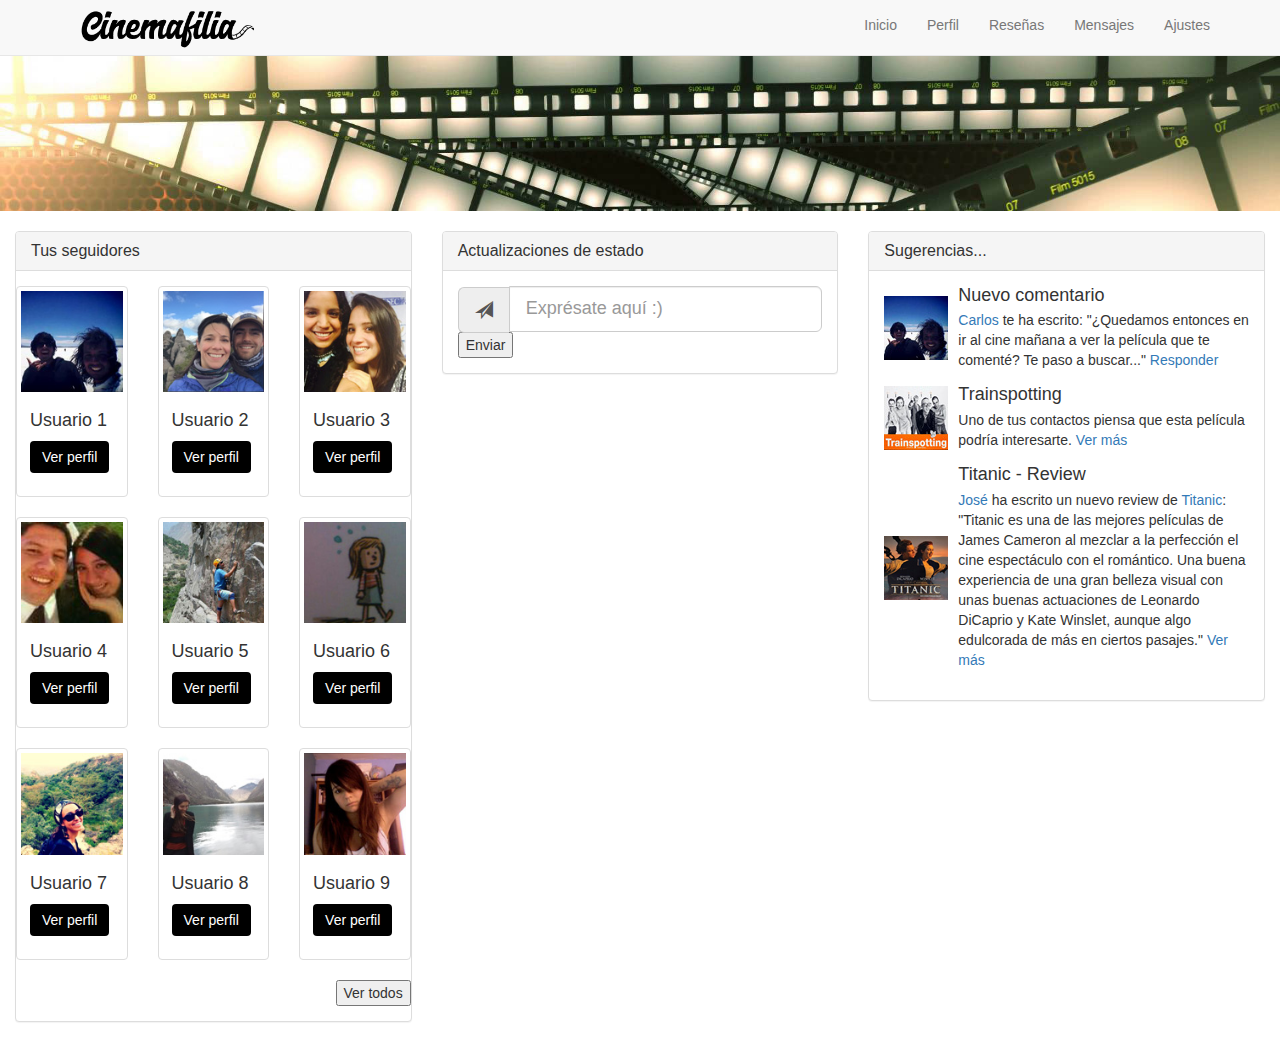
<file: followers.html>
<!DOCTYPE html>
<html lang="en">
<head>
	<meta charset="UTF-8">
	<link rel="stylesheet" href="https://maxcdn.bootstrapcdn.com/bootstrap/3.3.7/css/bootstrap.min.css" integrity="sha384-BVYiiSIFeK1dGmJRAkycuHAHRg32OmUcww7on3RYdg4Va+PmSTsz/K68vbdEjh4u" crossorigin="anonymous">
	<link href="https://fonts.googleapis.com/css?family=Open+Sans" rel="stylesheet">
	<meta name="viewport" content="width=device-width, user-scalable=no, initial-scale=1.0, maximum-scale=1.0, minimum-scale=1.0">
	<link rel="stylesheet" href="assets/css/followers.css">

	<title>Cinemafilia</title>
</head>
<body>
	<nav class="navbar navbar-default navbar-static-top barra">
    <div class="container">
      <img src="assets/images/logo-black.png" alt="" class="logo">
      <ul class="nav navbar-nav navbar-right">
        <li><a href="followers.html">Inicio</a></li>
        <li><a href="profile.html">Perfil</a></li>
        <li><a href="review.html">Reseñas</a></li>
          <li><a href="https://friendlychat-a6265.firebaseapp.com/" target="_blank">Mensajes</a></li>
          <li><a href="#">Ajustes</a></li>
      </ul>
    </div>
  </nav>
  <img src="assets/images/banner.jpg" class="banner" alt="">
  <div class="container-fluid">
  	<div class="row">
  		<div class="col-md-4">
  			<div class="panel panel-default">
  				<div class="panel-heading">
    				<h3 class="panel-title">Tus seguidores</h3>
  				</div>
  				<div class="panel-body">
    				<div class="row">
    					<div class="row">
    						<div class="col-md-4">
    						<div class="thumbnail">
      							<img src="assets/usuarios/aldo.jpg" alt="...">
      						<div class="caption">
        						<h4>Usuario 1</h4>
        						<p><a href="#" class="btn btn-primary" role="button">Ver perfil</a></p>
      						</div>
    					</div>
    					</div>
    					<div class="col-md-4">
    						<div class="thumbnail">
      							<img src="assets/usuarios/anamaria.jpg" alt="...">
      						<div class="caption">
        						<h4>Usuario 2</h4>
        						<p><a href="#" class="btn btn-primary" role="button">Ver perfil</a></p>
      						</div>
    					</div>
    					</div>
    					<div class="col-md-4">
    						<div class="thumbnail">
      							<img src="assets/usuarios/andrea.jpg" alt="...">
      						<div class="caption">
        						<h4>Usuario 3</h4>
        						<p><a href="#" class="btn btn-primary" role="button">Ver perfil</a></p>
      						</div>
    					</div>
    					</div>
    					</div>
    					<div class="row">
    						<div class="col-md-4">
    						<div class="thumbnail">
      							<img src="assets/usuarios/gian.jpg" alt="...">
      						<div class="caption">
        						<h4>Usuario 4</h4>
        						<p><a href="#" class="btn btn-primary" role="button">Ver perfil</a></p>
      						</div>
    					</div>
    					</div>
    					<div class="col-md-4">
    						<div class="thumbnail">
      							<img src="assets/usuarios/jose.jpg" alt="...">
      						<div class="caption">
        						<h4>Usuario 5</h4>
        						<p><a href="#" class="btn btn-primary" role="button">Ver perfil</a></p>
      						</div>
    					</div>
    					</div>
    					<div class="col-md-4">
    						<div class="thumbnail">
      							<img src="assets/usuarios/katy.jpg" alt="...">
      						<div class="caption">
        						<h4>Usuario 6</h4>
        						<p><a href="#" class="btn btn-primary" role="button">Ver perfil</a></p>
      						</div>
    					</div>
    					</div>
    					</div>
    					<div class="row">
    						<div class="col-md-4">
    						<div class="thumbnail">
      							<img src="assets/usuarios/mariana.jpg" alt="...">
      						<div class="caption">
        						<h4>Usuario 7</h4>
        						<p><a href="#" class="btn btn-primary" role="button">Ver perfil</a></p>
      						</div>
    					</div>
    					</div>
    					<div class="col-md-4">
    						<div class="thumbnail">
      							<img src="assets/usuarios/mariapaula.jpg" alt="...">
      						<div class="caption">
        						<h4>Usuario 8</h4>
        						<p><a href="#" class="btn btn-primary" role="button">Ver perfil</a></p>
      						</div>
    					</div>
    					</div>
    					<div class="col-md-4">
    						<div class="thumbnail">
      							<img src="assets/usuarios/raymi.jpg" alt="...">
      						<div class="caption">
        						<h4>Usuario 9</h4>
        						<p><a href="#" class="btn btn-primary" role="button">Ver perfil</a></p>
      						</div>
    					</div>
    					</div>
    					</div>
    					<button class="all-followers">Ver todos</button>
    				</div>
  				</div>
			</div>
  		</div>
  		<div class="col-md-4">
  			<div class="panel panel-default">
  				<div class="panel-heading">
    				<h3 class="panel-title">Actualizaciones de estado</h3>
  				</div>
  				<div class="panel-body">
    				<div class="input-group input-group-lg">
  						<span class="input-group-addon glyphicon glyphicon-send" id="sizing-addon1"></span>
  						<input type="text" class="form-control" placeholder="Exprésate aquí :)" aria-describedby="sizing-addon1" id="status">
					</div>
					<button id="send">Enviar</button>
					<div id="contenedor"></div>
  				</div>
			</div>
  		</div>
  		<div class="col-md-4">
  			<div class="panel panel-default">
  				<div class="panel-heading">
    				<h3 class="panel-title">Sugerencias...</h3>
  				</div>
  				<div class="panel-body">
    				<div class="row">
    					<div class="col-md-12">
    						<div class="media">
  								<div class="media-left media-middle">
    								<a href="#">
      								<img class="media-object" src="assets/usuarios/aldo2.jpg" alt="...">
    								</a>
  								</div>
  							<div class="media-body">
    							<h4 class="media-heading">Nuevo comentario</h4>
   									 <a>Carlos</a> te ha escrito: "¿Quedamos entonces en ir al cine mañana a ver la película que te comenté? Te paso a buscar..." <a>Responder</a>
  								</div>
							</div>
    					</div>
    				</div>
    				<div class="row">
    					<div class="col-md-12">
    						<div class="media">
  								<div class="media-left media-middle">
    								<a href="#">
      								<img class="media-object" src="assets/images/trainspotting.jpg" alt="...">
    								</a>
  								</div>
  							<div class="media-body">
    							<h4 class="media-heading">Trainspotting</h4>
   									 Uno de tus contactos piensa que esta película podría interesarte. <a>Ver más</a>
  								</div>
							</div>
    					</div>
    				</div>
    				<div class="row">
    					<div class="col-md-12">
    						<div class="media">
  								<div class="media-left media-middle">
    								<a href="#">
      								<img class="media-object" src="assets/images/titanic.jpg" alt="...">
    								</a>
  								</div>
  							<div class="media-body">
    							<h4 class="media-heading">Titanic - Review</h4>
   									 <a>José</a> ha escrito un nuevo review de <a>Titanic</a>: "Titanic es una de las mejores películas de James Cameron al mezclar a la perfección el cine espectáculo con el romántico. Una buena experiencia de una gran belleza visual con unas buenas actuaciones de Leonardo DiCaprio y Kate Winslet, aunque algo edulcorada de más en ciertos pasajes." <a>Ver más</a> 
  								</div>
							</div>
    					</div>
    				</div>
  				</div>
			</div>
  		</div>
  	</div>
  </div>
<script src="https://code.jquery.com/jquery-3.2.1.min.js" integrity="sha256-hwg4gsxgFZhOsEEamdOYGBf13FyQuiTwlAQgxVSNgt4=" crossorigin="anonymous"></script>
<script src="https://maxcdn.bootstrapcdn.com/bootstrap/3.3.7/js/bootstrap.min.js" integrity="sha384-Tc5IQib027qvyjSMfHjOMaLkfuWVxZxUPnCJA7l2mCWNIpG9mGCD8wGNIcPD7Txa" crossorigin="anonymous"></script>
<script src="assets/js/followers.js"></script>	
</body>
</html>
</file>
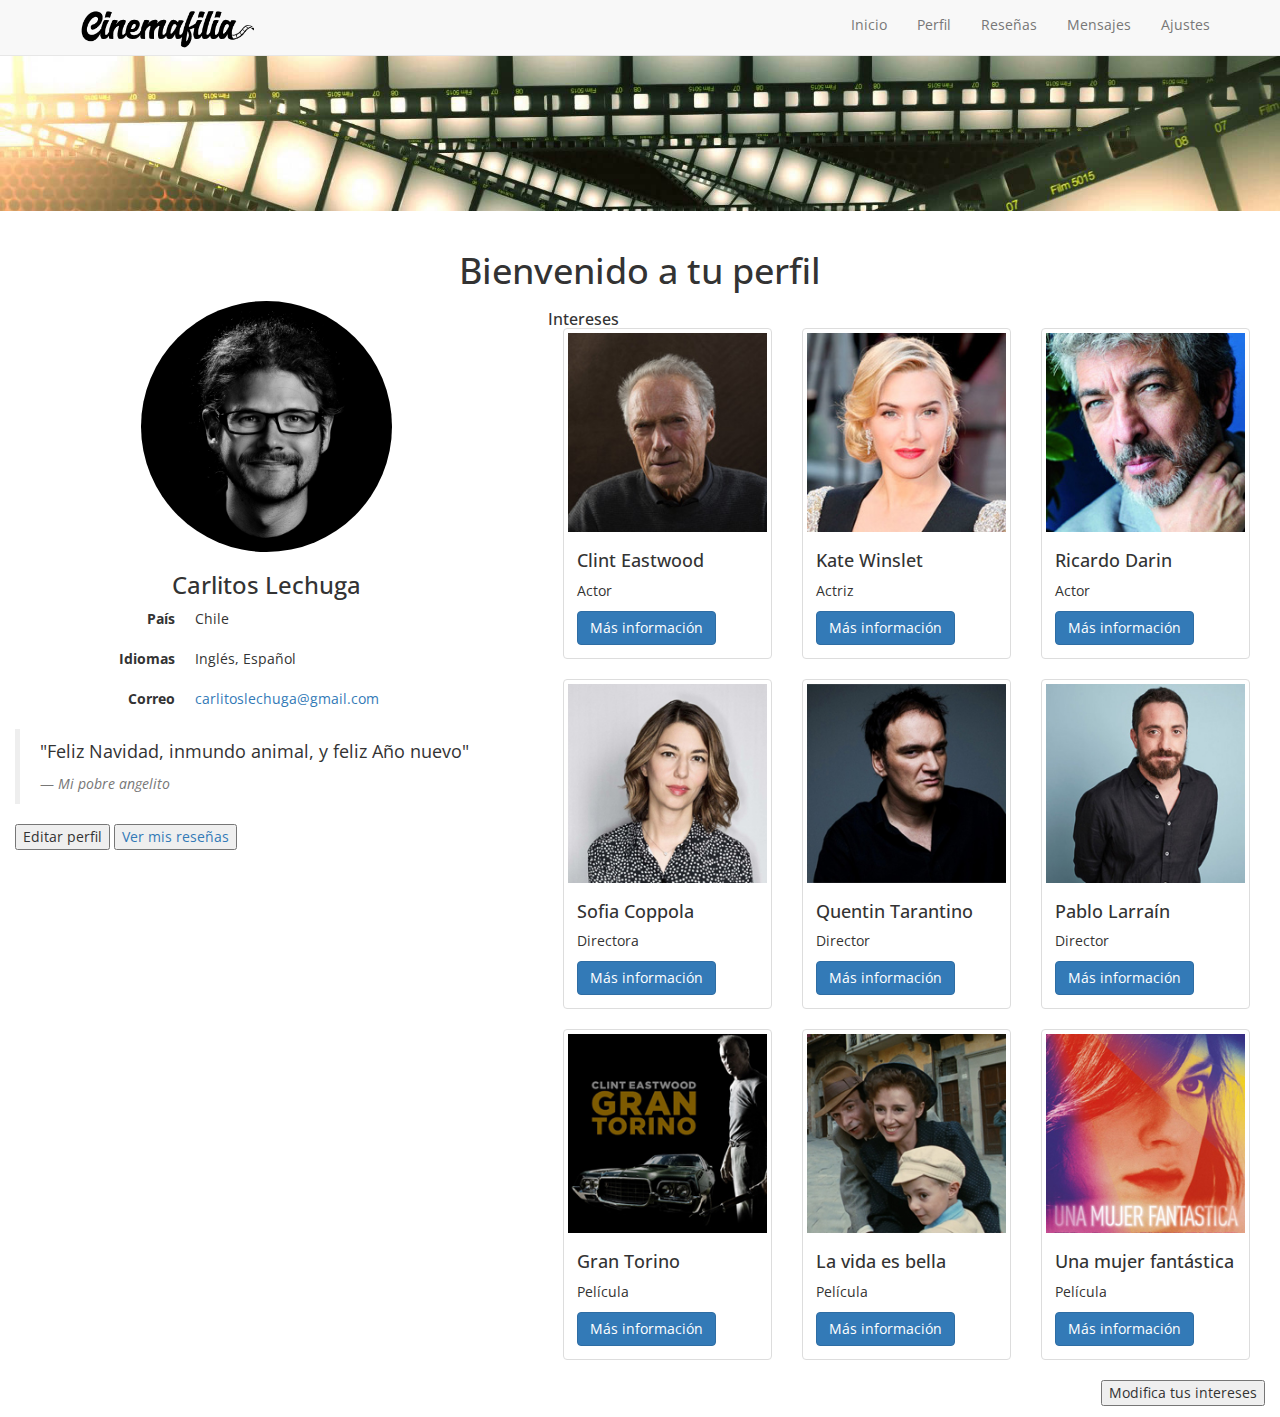
<file: profile.html>
<!DOCTYPE html>
<html lang="en">
<head>
	<meta charset="UTF-8">
	<link rel="stylesheet" href="https://maxcdn.bootstrapcdn.com/bootstrap/3.3.7/css/bootstrap.min.css" integrity="sha384-BVYiiSIFeK1dGmJRAkycuHAHRg32OmUcww7on3RYdg4Va+PmSTsz/K68vbdEjh4u" crossorigin="anonymous">
	<link href="https://fonts.googleapis.com/css?family=Open+Sans" rel="stylesheet">
	<meta name="viewport" content="width=device-width, user-scalable=no, initial-scale=1.0, maximum-scale=1.0, minimum-scale=1.0">
	<link rel="stylesheet" href="assets/css/profile.css">
	<title>Cinemafilia</title>
</head>
<body>
<nav class="navbar navbar-default navbar-static-top barra">
  <div class="container">
    <img src="assets/images/logo-black.png" alt="" class="logo">
    <ul class="nav navbar-nav navbar-right">
    	<li><a href="followers.html">Inicio</a></li>
        <li><a href="profile.html">Perfil</a></li>
        <li><a href="review.html">Reseñas</a></li>
        <li><a href="https://friendlychat-a6265.firebaseapp.com/" target="_blank">Mensajes</a></li>
        <li><a href="#">Ajustes</a></li>
    </ul>
  </div>
</nav>
<img src="assets/images/banner.jpg" class="banner" alt="">
<section>
	<div class="container-fluid">
		<div class="row">
			<div class="col-md-12">
				<h1 class="text-center title">Bienvenido a tu perfil</h1>
			</div>
		</div>
	<div class="row">
		<div class="col-md-5 hola">
			<img src="assets/images/profile_img.png" alt="" class="img-responsive img-circle profile-img text-center">
			<h3 class="text-center username">Carlitos Lechuga</h3>
			<dl class="dl-horizontal">
  				<dt>País</dt>
  				<dd>Chile</dd>
			</dl>
			<dl class="dl-horizontal">
  				<dt>Idiomas</dt>
  				<dd>Inglés, Español</dd>
			</dl>
			<dl class="dl-horizontal">
  				<dt>Correo</dt>
  				<dd><a href="mailto:#">carlitoslechuga@gmail.com</a></dd>
			</dl>
			<blockquote>
  				<p>"Feliz Navidad, inmundo animal, y feliz Año nuevo"</p>
  				<footer><cite title="Source Title">Mi pobre angelito</cite></footer>
			</blockquote>
			<button>Editar perfil</button>
			<button><a href="review.html" class="rew-button">Ver mis reseñas</a></button>
		</div>
		<div class="col-md-7 panel-heading">
			<h3 class="text-left panel-title">Intereses</h3>
			<div class="row">
				<div class="col-md-12 directors">
					<div class="col-md-4">
    					<div class="thumbnail">
      						<img src="assets/images/clint-eastwood.jpg" alt="...">
      					<div class="caption">
        					<h4>Clint Eastwood</h4>
        					<p>Actor</p>
        					<button type="button" class="btn btn-primary" data-toggle="modal" data-target="#myModal">Más información</button>
								<div class="modal fade" id="myModal">
									<div class="modal-dialog">
										<div class="modal-content">
											<div class="modal-header">
												<h3>Clint Eastwood</h3>
											</div>
											<div class="modal-body">
												<p>Clinton «Clint» Eastwood Jr. (San Francisco, California, 31 de mayo de 1930) es un actor, director, productor, músico y compositor estadounidense. Su primer papel relevante fue como secundario en el reparto de la serie de televisión Rawhide (1959-1965). Alcanzó la fama interpretando al Hombre sin nombre en los spaghetti western conocidos como Trilogía del dólar que dirigió Sergio Leone en la década de 1960 —Por un puñado de dólares, La muerte tenía un precio y El bueno, el feo y el malo— y a Harry Callahan en la serie de películas de Harry el Sucio durante los 70 y 80. Estos papeles, entre otros, lo convirtieron en un icono cultural de cierto tipo de masculinidad.</p>
											</div>
											<div class="modal-footer">
												<button type="button" class="btn btn-default" data-dismiss="modal">Seguir</button>
											</div>
										</div>
									</div>
								</div>
      						</div>
    					</div>
  					</div>
  					<div class="col-md-4">
    					<div class="thumbnail">
      						<img src="assets/images/kate-winslet.jpg" alt="...">
      					<div class="caption">
        					<h4>Kate Winslet</h4>
        					<p>Actriz</p>
        					<button type="button" class="btn btn-primary" data-toggle="modal" data-target="#myModal2">Más información</button>
								<div class="modal fade" id="myModal2">
									<div class="modal-dialog">
										<div class="modal-content">
											<div class="modal-header">
												<h3>Kate Winslet</h3>
											</div>
											<div class="modal-body">
												<p>Kate Elizabeth Winslet, CBE (Reading, Inglaterra, 5 de octubre de 1975) es una actriz británica de cine, televisión, teatro y también cantante ocasional, ganadora de un Premio Oscar, cuatro Globos de Oro, tres Premios Bafta, tres Premios del Sindicato de Actores, un Premio de la Crítica Cinematográfica, un Premio Emmy y un Premio Grammy, entre muchos otros. En el año 2009 se convirtió en la actriz más joven en conseguir más nominaciones a los Premios Óscar.</p>
											</div>
											<div class="modal-footer">
												<button type="button" class="btn btn-default" data-dismiss="modal">Seguir</button>
											</div>
										</div>
									</div>
								</div>
      						</div>
    					</div>
  					</div>
  					<div class="col-md-4">
    					<div class="thumbnail">
      						<img src="assets/images/ricardo-darin.jpg" alt="...">
      					<div class="caption">
        					<h4>Ricardo Darin</h4>
        					<p>Actor</p>
        					<button type="button" class="btn btn-primary" data-toggle="modal" data-target="#myModal3">Más información</button>
								<div class="modal fade" id="myModal3">
									<div class="modal-dialog">
										<div class="modal-content">
											<div class="modal-header">
												<h3>Ricardo Darín</h3>
											</div>
											<div class="modal-body">
												<p>Ricardo Alberto Darín (Buenos Aires, Argentina, 16 de enero de 1957) es un actor y director argentino, cuya trayectoria comenzó en la industria televisiva a fines de los años 60 y, desde entonces, ha aparecido en películas donde interpreta roles dramáticos y cómicos. Es conocido por su interpretación del estafador Marcos en la cinta de 2000 Nueve reinas, y del retirado agente judicial Benjamín Espósito en el drama ganador del Premio Óscar El secreto de sus ojos (2009). Asimismo, ha aparecido en más de cuarenta películas, entre las que se incluyen éxitos de crítica tales como El hijo de la novia, Luna de Avellaneda, El aura, Carancho, Un cuento chino, Elefante blanco, Tesis sobre un homicidio y Relatos salvajes.</p>
											</div>
											<div class="modal-footer">
												<button type="button" class="btn btn-default" data-dismiss="modal">Seguir</button>
											</div>
										</div>
									</div>
								</div>
      						</div>
    					</div>
  					</div>
				</div>
			</div>
			<div class="row">
				<div class="col-md-12 actors">
					<div class="col-md-4">
    					<div class="thumbnail">
      						<img src="assets/images/sofia-coppola.jpg" alt="...">
      					<div class="caption">
        					<h4>Sofia Coppola</h4>
        					<p>Directora</p>
        					<button type="button" class="btn btn-primary" data-toggle="modal" data-target="#myModal4">Más información</button>
								<div class="modal fade" id="myModal4">
									<div class="modal-dialog">
										<div class="modal-content">
											<div class="modal-header">
												<h3>Sofía Coppola</h3>
											</div>
											<div class="modal-body">
												<p>Sofia Carmina Coppola (Nueva York; 14 de mayo de 1971) es una directora, actriz, productora y guionista de cine estadounidense. En 2003 ganó un Premio Óscar a mejor guión original por Lost in Translation, además de ser la tercera mujer en la historia en ser nominada a mejor director por la Academia de los Óscar. Es hija del famoso director, guionista y productor de cine Francis Ford Coppola.</p>
											</div>
											<div class="modal-footer">
												<button type="button" class="btn btn-default" data-dismiss="modal">Seguir</button>
											</div>
										</div>
									</div>
								</div>
      						</div>
    					</div>
  					</div>
  					<div class="col-md-4">
    					<div class="thumbnail">
      						<img src="assets/images/quentin-tarantino.jpg" alt="...">
      					<div class="caption">
        					<h4>Quentin Tarantino</h4>
        					<p>Director</p>
        					<button type="button" class="btn btn-primary" data-toggle="modal" data-target="#myModal5">Más información</button>
								<div class="modal fade" id="myModal5">
									<div class="modal-dialog">
										<div class="modal-content">
											<div class="modal-header">
												<h3>Quentin Tarantino</h3>
											</div>
											<div class="modal-body">
												<p>Quentin Jerome Tarantino (Knoxville, Tennessee, 27 de marzo de 1963) es un director, guionista, productor y actor estadounidense. Sus películas se caracterizan por una narrativa no lineal, temas satíricos, una estilización de la violencia, extensas escenas de diálogos, repartos corales con actores consagrados junto a otros menos conocidos, referencias a la cultura popular, bandas sonoras que contienen canciones y partituras de 1960 a 1980 y algunas características del cine neo-noir. Tarantino es ampliamente considerado entre los mejores cineastas de su generación.</p>
											</div>
											<div class="modal-footer">
												<button type="button" class="btn btn-default" data-dismiss="modal">Seguir</button>
											</div>
										</div>
									</div>
								</div>
      						</div>
    					</div>
  					</div>
					<div class="col-md-4">
    					<div class="thumbnail">
      						<img src="assets/images/pablo-larrain.jpg" alt="...">
      					<div class="caption">
        					<h4>Pablo Larraín</h4>
        					<p>Director</p>
        					<button type="button" class="btn btn-primary" data-toggle="modal" data-target="#myModal6">Más información</button>
								<div class="modal fade" id="myModal6">
									<div class="modal-dialog">
										<div class="modal-content">
											<div class="modal-header">
												<h3>Pablo Larraín</h3>
											</div>
											<div class="modal-body">
												<p>Pablo Larraín Matte (Santiago, Región Metropolitana de Santiago; 19 de agosto de 1976) es un cineasta (director, productor y guionista) chileno, nominado a los Premios Óscar en 2013 por No, así como a los Premios Globo de Oro en 2015 por El club y en 2016 por Neruda. En 2016 estrenó la película Jackie, sobre la vida de Jackeline Kennedy.1​</p>
											</div>
											<div class="modal-footer">
												<button type="button" class="btn btn-default" data-dismiss="modal">Seguir</button>
											</div>
										</div>
									</div>
								</div>
      						</div>
    					</div>
  					</div>
				</div>
			</div>
			<div class="row">
				<div class="col-md-12 films">
					<div class="col-md-4">
    					<div class="thumbnail">
      						<img src="assets/images/gran-torino.jpg" alt="...">
      					<div class="caption">
        					<h4>Gran Torino</h4>
        					<p>Película</p>
        					<button type="button" class="btn btn-primary" data-toggle="modal" data-target="#myModal7">Más información</button>
								<div class="modal fade" id="myModal7">
									<div class="modal-dialog">
										<div class="modal-content">
											<div class="modal-header">
												<h3>Gran Torino</h3>
											</div>
											<div class="modal-body">
												<p>Gran Torino es una película estadounidense de género dramático del año 2008, dirigida, producida y protagonizada por Clint Eastwood. La película marcó el regreso de Eastwood a un papel estelar después de cuatro años; su último papel estelar había sido en la película Million Dollar Baby en el año 2004. Gran Torino cuenta con un elenco predominantemente Hmong, así como la actuación del hijo menor de Eastwood, Scott Eastwood, y del hijo mayor, Kyle Eastwood en la banda sonora. La película se estrenó en algunos cines de Estados Unidos el 12 de diciembre de 2008, más tarde en el resto del país el 9 de enero de 2009 y el 6 de marzo de 2009 en España.</p>
											</div>
											<div class="modal-footer">
												<button type="button" class="btn btn-default" data-dismiss="modal">Seguir</button>
											</div>
										</div>
									</div>
								</div>
      						</div>
    					</div>
  					</div>
  					<div class="col-md-4">
    					<div class="thumbnail">
      						<img src="assets/images/la-vida-es-bella.jpg" alt="...">
      					<div class="caption">
        					<h4>La vida es bella</h4>
        					<p>Película</p>
        					<button type="button" class="btn btn-primary" data-toggle="modal" data-target="#myModal8">Más información</button>
								<div class="modal fade" id="myModal8">
									<div class="modal-dialog">
										<div class="modal-content">
											<div class="modal-header">
												<h3>La vida es bella</h3>
											</div>
											<div class="modal-body">
												<p>La vida es bella (La vita è bella en italiano) es una película de 1997, escrita, dirigida y protagonizada por Roberto Benigni. Benigni interpreta a Guido Orefice, un judío italiano dueño de una librería, que debe emplear su fértil imaginación para proteger a su pequeño hijo de los horrores de un campo de concentración nazi. La historia está parcialmente basada en la experiencia real de Rubino Romeo Salmoni, uno de los pocos judíos que pudo sobrevivir al Holocausto Nazi. Benigni dijo lo siguiente acerca de Salmoní: "Podría decir que tenía un aspecto feliz, que en su modo de ser, de presentarse, había un lado cómico especial" razón que permeó la creación del personaje de Guido Orefice. Romeo Salmoní Falleció el 11 de julio de 2011 a los 91 años de edad.</p>
											</div>
											<div class="modal-footer">
												<button type="button" class="btn btn-default" data-dismiss="modal">Seguir</button>
											</div>
										</div>
									</div>
								</div>
      						</div>
    					</div>
  					</div>
  					<div class="col-md-4">
    					<div class="thumbnail">
      						<img src="assets/images/una-mujer-fantastica.jpg" alt="...">
      					<div class="caption">
        					<h4>Una mujer fantástica</h4>
        					<p>Película</p>
        					<button type="button" class="btn btn-primary" data-toggle="modal" data-target="#myModal9">Más información</button>
								<div class="modal fade" id="myModal9">
									<div class="modal-dialog">
										<div class="modal-content">
											<div class="modal-header">
												<h3>Una mujer fantástica</h3>
											</div>
											<div class="modal-body">
												<p>Una mujer fantástica es una película chilena dirigida por Sebastián Lelio. Fue seleccionada para competir por el Oso de Oro en la competencia principal de la 67.ª versión del Festival Internacional de Cine de Berlín. Fue designada como la representante de Chile en la 90.ª edición de los Premios Óscar en la categoría mejor película de habla no inglesa y en la 32.ª versión de los Premios Goya en la categoría de mejor película iberoamericana.</p>
											</div>
											<div class="modal-footer">
												<button type="button" class="btn btn-default" data-dismiss="modal">Seguir</button>
											</div>
										</div>
									</div>
								</div>
      						</div>
    					</div>
  					</div>
				</div>
			</div>
			<button class="modify">Modifica tus intereses</button>
		</div>
	</div>
</section>

<script src="https://code.jquery.com/jquery-3.2.1.min.js" integrity="sha256-hwg4gsxgFZhOsEEamdOYGBf13FyQuiTwlAQgxVSNgt4=" crossorigin="anonymous"></script>
<script src="https://maxcdn.bootstrapcdn.com/bootstrap/3.3.7/js/bootstrap.min.js" integrity="sha384-Tc5IQib027qvyjSMfHjOMaLkfuWVxZxUPnCJA7l2mCWNIpG9mGCD8wGNIcPD7Txa" crossorigin="anonymous"></script>
<script src="assets/js/profile.js"></script>
</body>
</html>
</file>
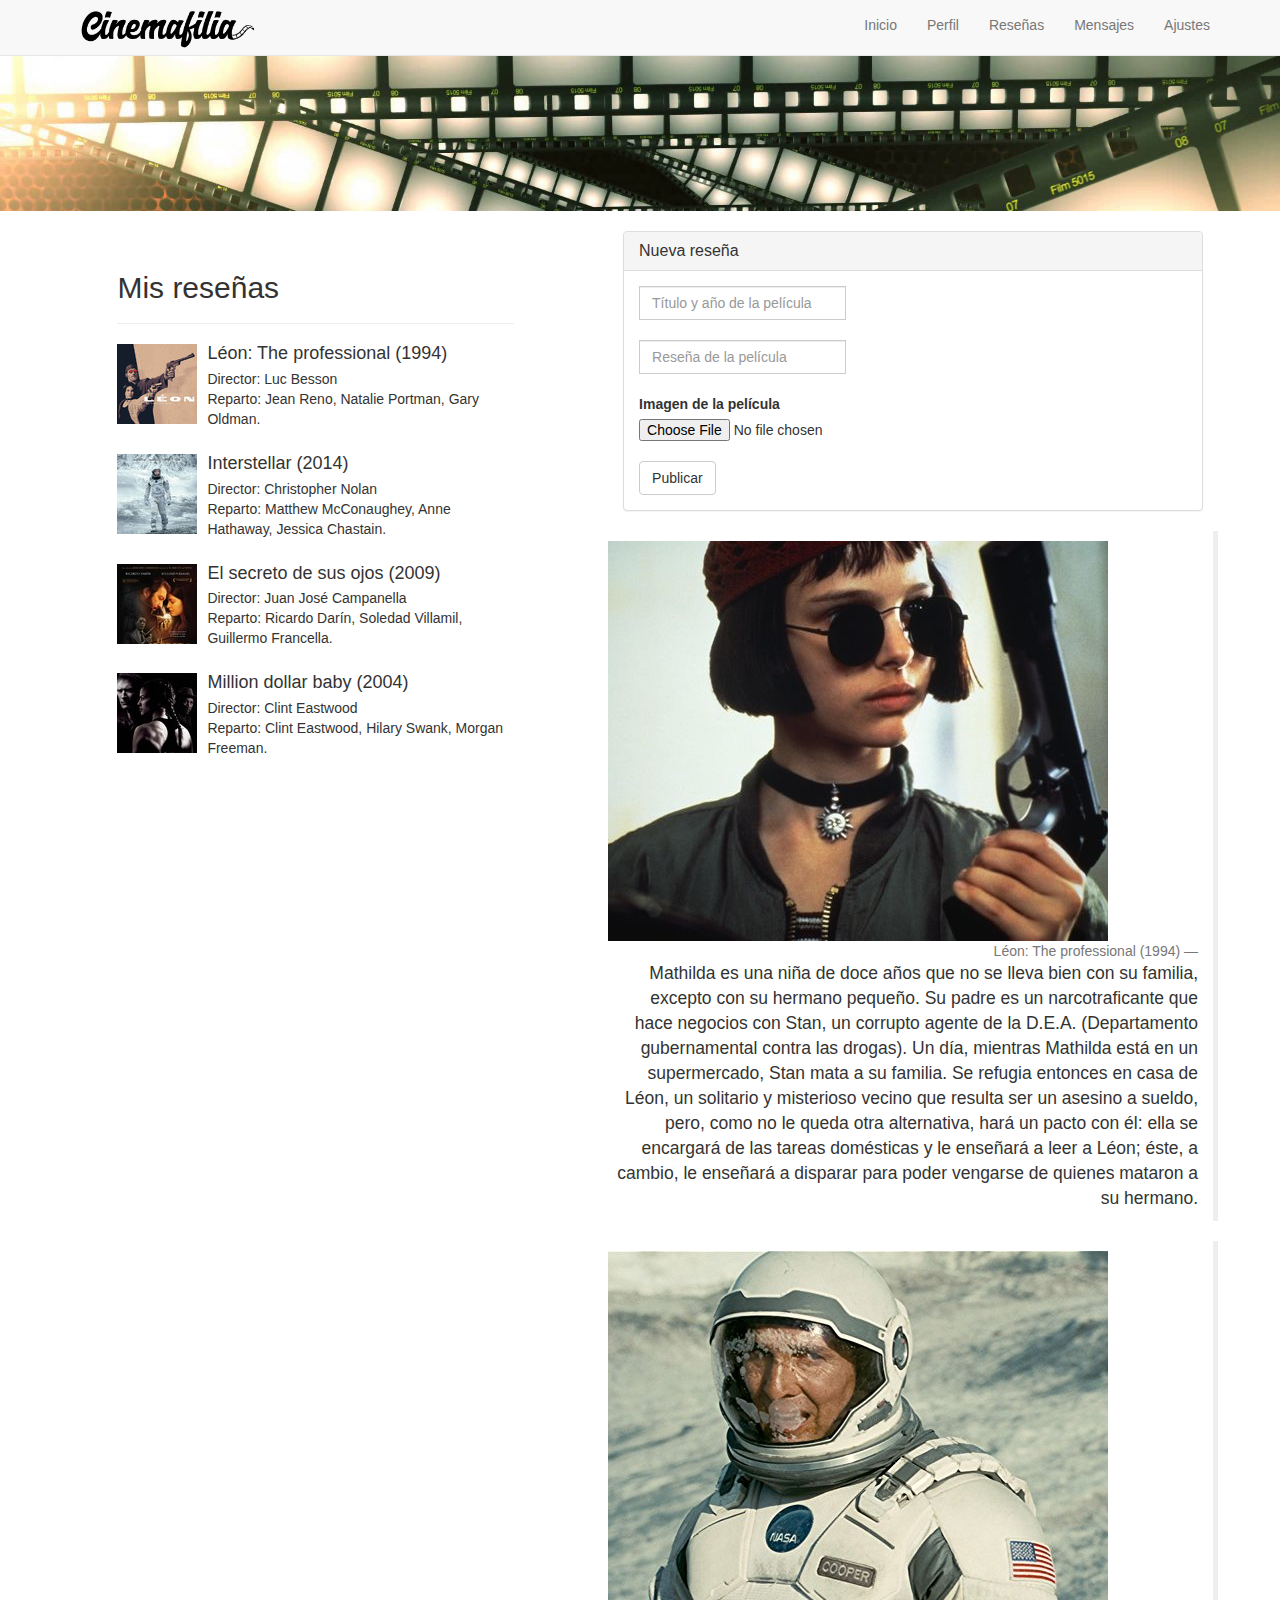
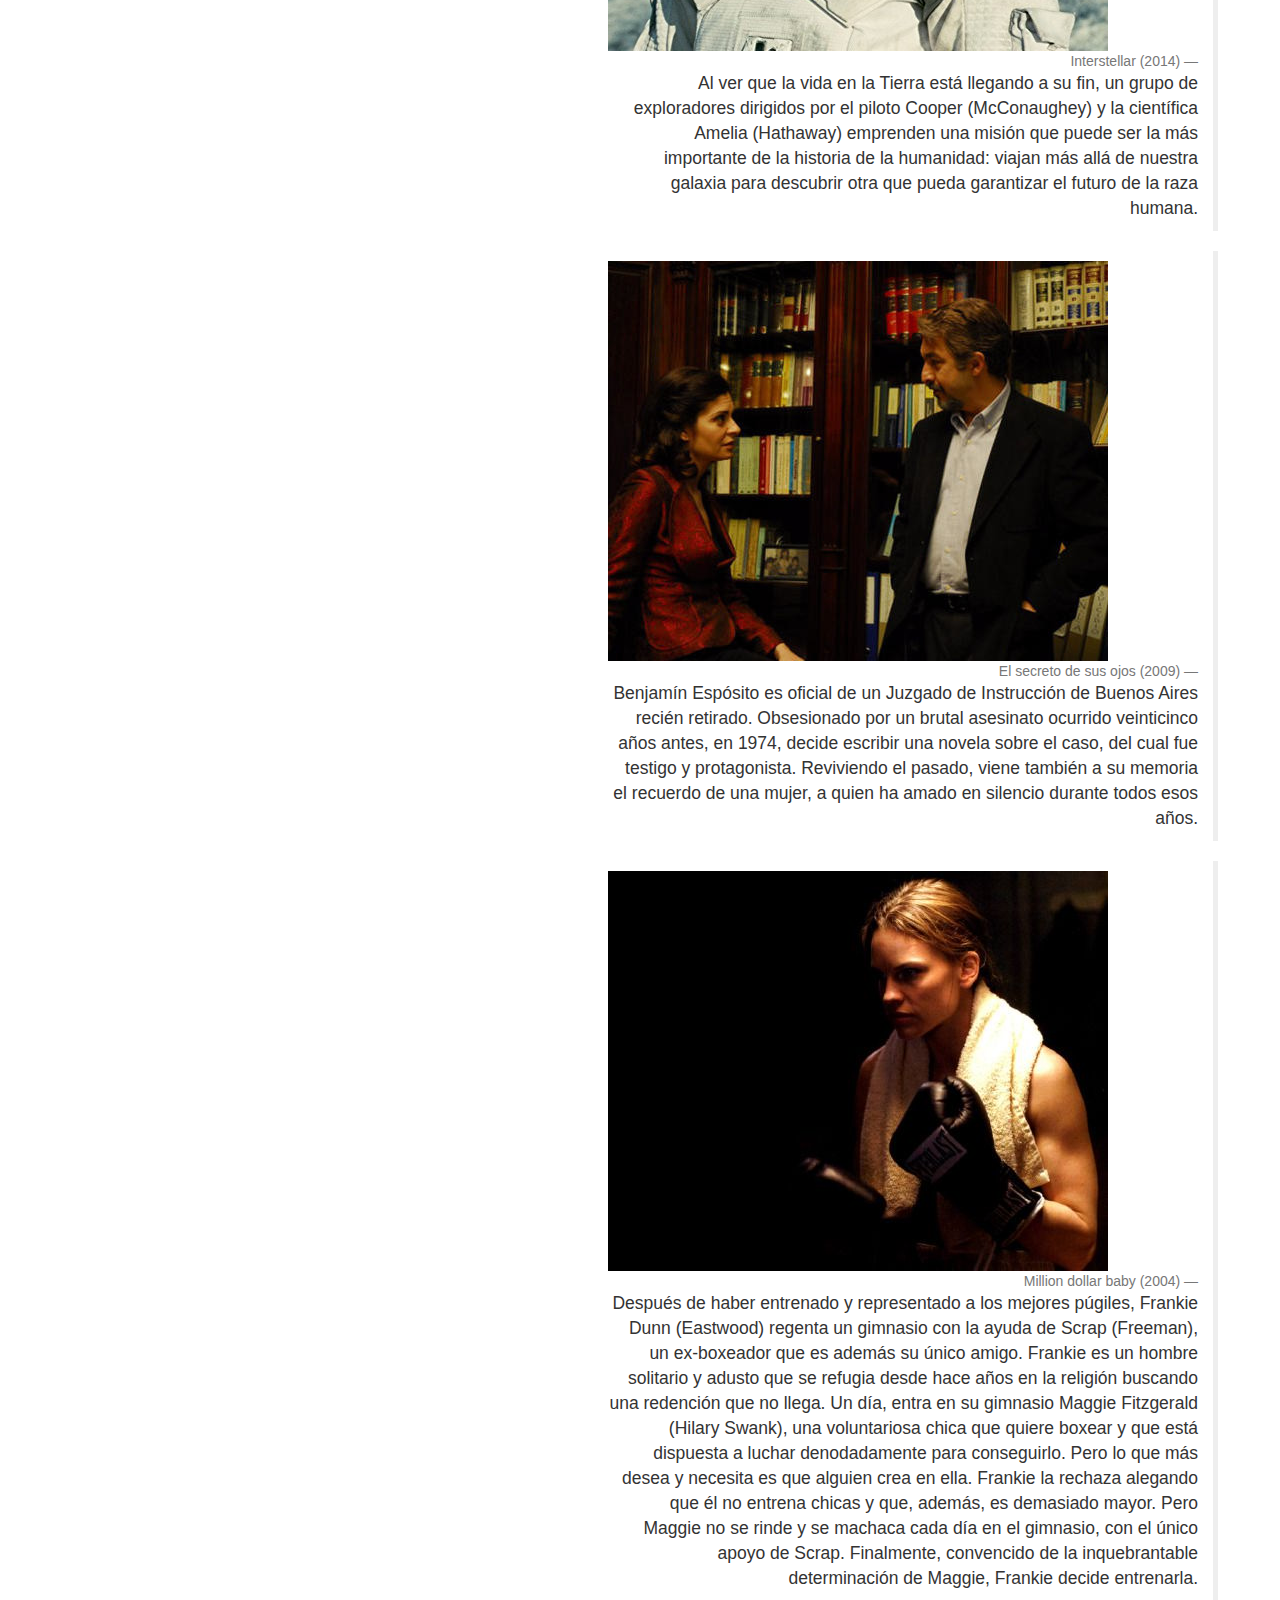
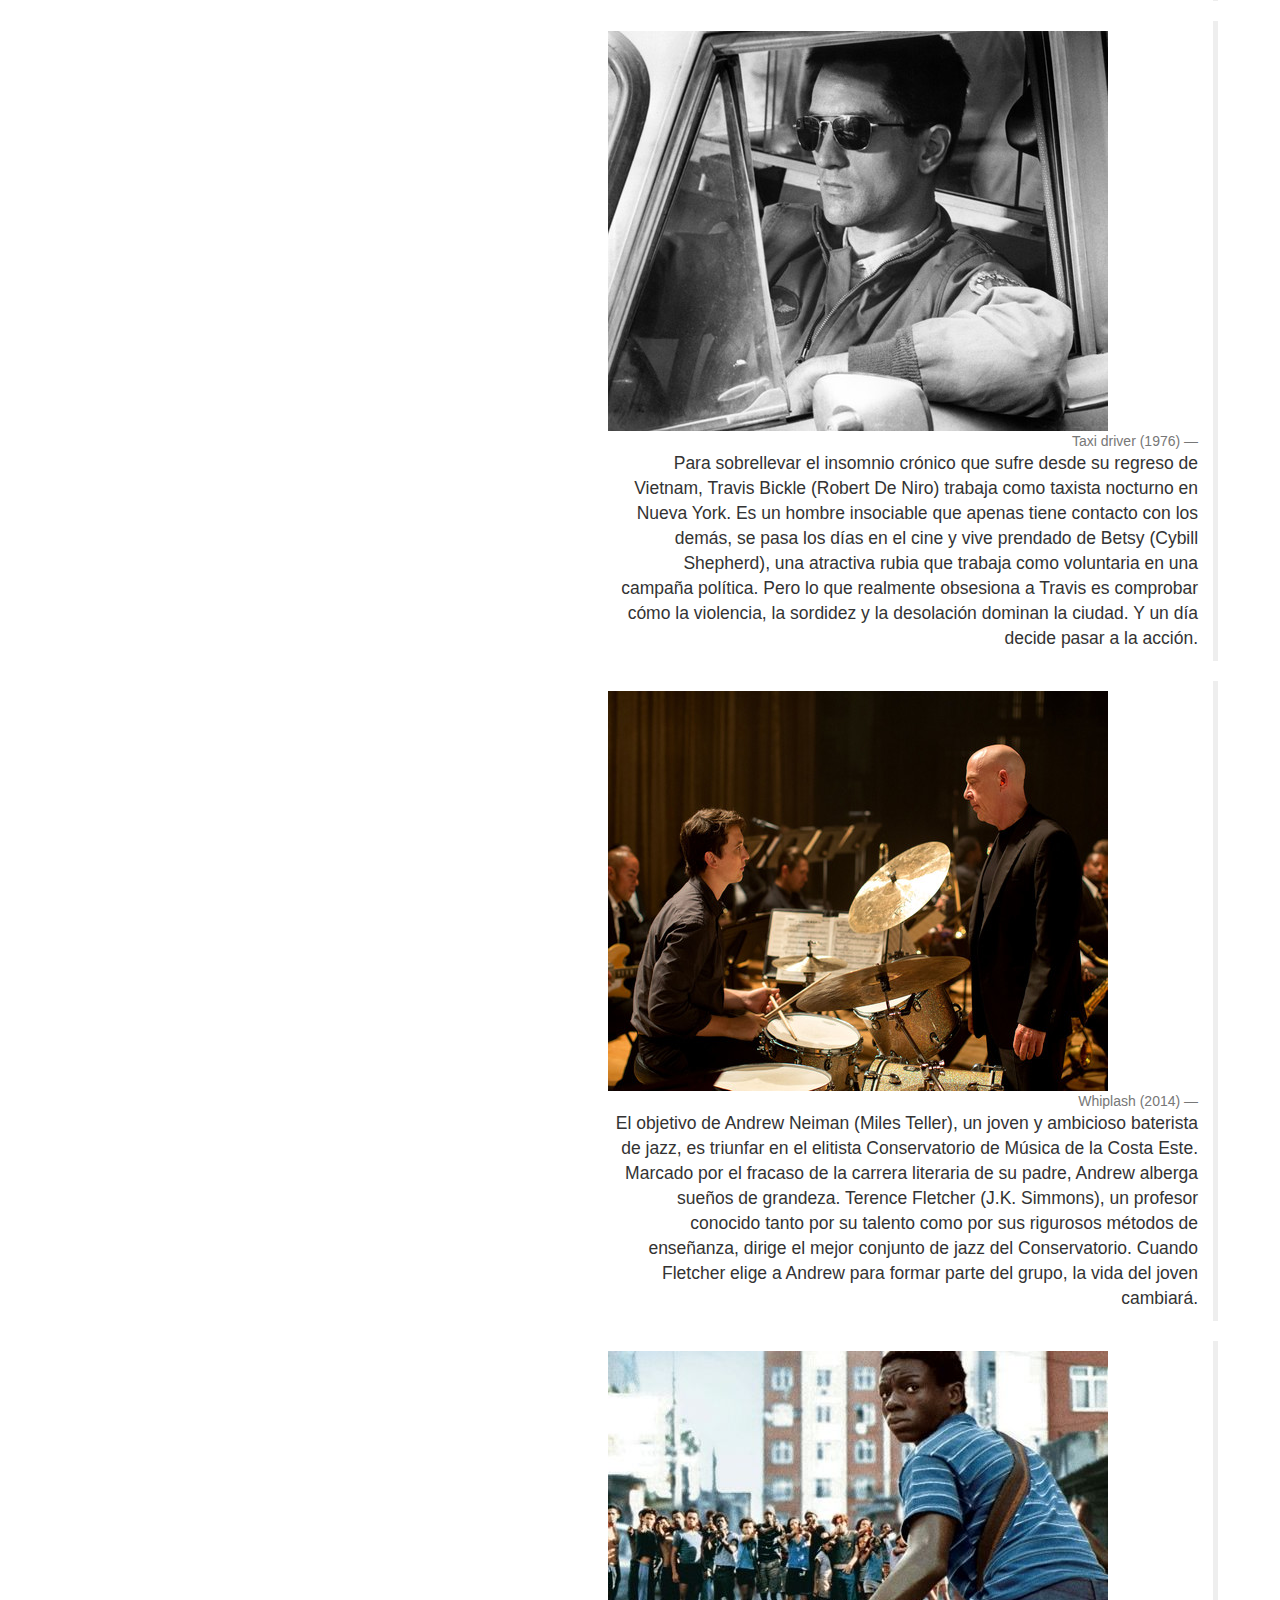
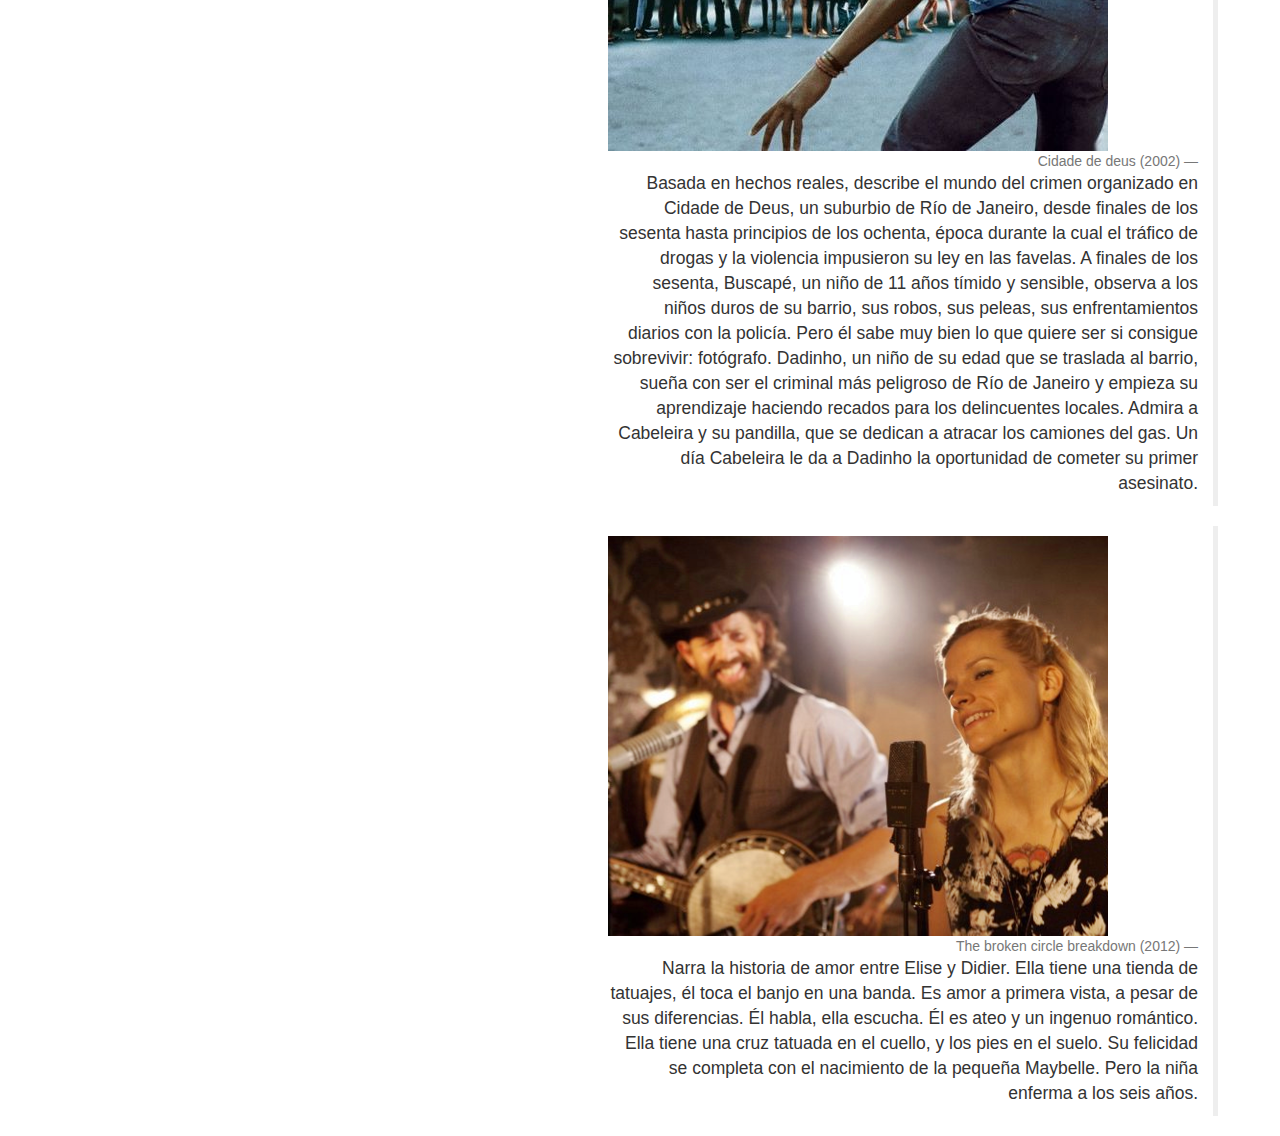
<file: review.html>
<!DOCTYPE html>
<html>
<head>
  <meta charset="UTF-8">
  <meta name="viewport" content="width=device-width, user-scalable=no, initial-scale=1.0, maximum-scale=1.0, minimum-scale=1.0">
  <link rel="stylesheet" href="https://maxcdn.bootstrapcdn.com/bootstrap/3.3.7/css/bootstrap.min.css" integrity="sha384-BVYiiSIFeK1dGmJRAkycuHAHRg32OmUcww7on3RYdg4Va+PmSTsz/K68vbdEjh4u" crossorigin="anonymous">
  <link rel="stylesheet" href="assets/css/review.css">
  <link href="https://fonts.googleapis.com/css?family=Open+Sans+Condensed:300i" rel="stylesheet">
  <title>Cinemafilia</title>
</head>
<body>
  <nav class="navbar navbar-default navbar-static-top barra">
    <div class="container">
      <img src="assets/images/logo-black.png" alt="" class="logo">
      <ul class="nav navbar-nav navbar-right">
        <li><a href="followers.html">Inicio</a></li>
        <li><a href="profile.html">Perfil</a></li>
        <li><a href="review.html">Reseñas</a></li>
          <li><a href="https://friendlychat-a6265.firebaseapp.com/" target="_blank">Mensajes</a></li>
          <li><a href="#">Ajustes</a></li>
      </ul>
    </div>
  </nav>
  <img src="assets/images/banner.jpg" class="banner" alt="">
  <section>
    <div class="container-fluid">
      <div class="row">
        <div class="col-xs-10 col-xs-offset-1 col-md-4 my-review">
          <div class="page-header">
            <h2>Mis reseñas</h2>
          </div>
          <div class="div-scroll">
            <div class="media">
              <div class="media-left">
                <a href="#">
                  <img class="media-object img-movie leon" src="assets/img/leon.jpg">
                </a>
              </div>
              <div class="media-body">
                <h4 class="media-heading">Léon: The professional (1994)</h4>
                <p>Director: Luc Besson<br>Reparto: Jean Reno, Natalie Portman, Gary Oldman.</p>
              </div>
            </div>
            <div class="media">
              <div class="media-left">
                <a href="#">
                  <img class="media-object img-movie inter" src="assets/img/interstellar.jpg">
                </a>
              </div>
              <div class="media-body">
                <h4 class="media-heading">Interstellar (2014)</h4>
                <p>Director: Christopher Nolan<br>Reparto: Matthew McConaughey, Anne Hathaway, Jessica Chastain.</p>
              </div>
            </div>
            <div class="media">
              <div class="media-left">
                <a href="#">
                  <img class="media-object img-movie secreto" src="assets/img/el secreto de sus ojos.jpg">
                </a>
              </div>
              <div class="media-body">
                <h4 class="media-heading">El secreto de sus ojos (2009)</h4>
                <p>Director: Juan José Campanella<br>Reparto: Ricardo Darín, Soledad Villamil, Guillermo Francella.</p>
              </div>
            </div>
            <div class="media">
              <div class="media-left">
                <a href="#">
                  <img class="media-object img-movie million" src="assets/img/million dollar baby.jpg">
                </a>
              </div>
              <div class="media-body">
                <h4 class="media-heading">Million dollar baby (2004)</h4>
                <p>Director: Clint Eastwood<br>Reparto: Clint Eastwood, Hilary Swank, Morgan Freeman.</p>
              </div>
            </div>
            <div class="media">
              <div class="media-left">
                <a href="#">
                  <img class="media-object img-movie taxi" src="assets/img/taxi driver.jpg">
                </a>
              </div>
              <div class="media-body">
                <h4 class="media-heading">Taxi driver (1976)</h4>
                <p>Director: Martin Scorsese<br>Reparto: Robert De Niro, Cybill Shepherd, Jodie Foster.</p>
              </div>
            </div>
            <div class="media">
              <div class="media-left">
                <a href="#">
                  <img class="media-object img-movie whiplash" src="assets/img/whiplash.jpg">
                </a>
              </div>
              <div class="media-body">
                <h4 class="media-heading">Whiplash (2014)</h4>
                <p>Director: Damien Chazelle<br>Reparto: Miles Teller, J.K. Simmons, Melissa Benoist.</p>
              </div>
            </div>
            <div class="media">
              <div class="media-left">
                <a href="#">
                  <img class="media-object img-movie cidade" src="assets/img/ciudad de dios.jpg">
                </a>
              </div>
              <div class="media-body">
                <h4 class="media-heading">Cidade de deus (2002)</h4>
                <p>Director: Fernando Meirelles, Kátia Lund<br>Reparto: Alexandre Rodrigues, Leandro Firmino, Phellipe Haagensen.</p>
              </div>
            </div>
            <div class="media">
              <div class="media-left">
                <a href="#">
                  <img class="media-object img-movie broken" src="assets/img/the broken circle breakdown.jpg">
                </a>
              </div>
              <div class="media-body">
                <h4 class="media-heading">The broken circle breakdown (2012)</h4>
                <p>Director: Felix Van Groeningen<br>Reparto: Veerle Baetens, Johan Heldenbergh, Nell Cattrysse.</p>
              </div>
            </div>
          </div>  
        </div>
        <div class="col-xs-10 col-xs-offset-1 col-md-6 movie-review">
          <div class="container-fluid">
            <div class="panel panel-default">
              <div class="panel-heading">
                <h3 class="panel-title">Nueva reseña</h3>
              </div>
              <div class="panel-body">
                <form action="javascript:savePin()">
                  <div class="input-group">
                    <input id="tituloInput" type="text" class="form-control" placeholder="Título y año de la película" aria-describedby="titulo">
                  </div>
                  </br>
                  <div class="input-group">
                    <input id="descripcionInput" type="text" class="form-control" placeholder="Reseña de la película" aria-describedby="descripcion">
                  </div>
                  </br>
                  <div class="input-group">
                    <label for="exampleInputFile">Imagen de la película</label>
                    <input type="file" class="image" id="exampleInputFile">
                  </div>
                  </br>
                  <button type="submit" class="btn btn-default">Publicar</button>
                </form>
              </div>
            </div>
          </div>
          <div class="post">
            
          </div>
          <blockquote class="blockquote-reverse bl-leon">
            <img class="img-responsive" src="assets/img/leon2.jpg">
            <footer>Léon: The professional (1994)</footer>
            <p>Mathilda es una niña de doce años que no se lleva bien con su familia, excepto con su hermano pequeño. Su padre es un narcotraficante que hace negocios con Stan, un corrupto agente de la D.E.A. (Departamento gubernamental contra las drogas). Un día, mientras Mathilda está en un supermercado, Stan mata a su familia. Se refugia entonces en casa de Léon, un solitario y misterioso vecino que resulta ser un asesino a sueldo, pero, como no le queda otra alternativa, hará un pacto con él: ella se encargará de las tareas domésticas y le enseñará a leer a Léon; éste, a cambio, le enseñará a disparar para poder vengarse de quienes mataron a su hermano.</p>
          </blockquote>
          <blockquote class="blockquote-reverse bl-inter">
            <img class="img-responsive" src="assets/img/interstellar2.jpg">
            <footer>Interstellar (2014)</footer>
            <p>Al ver que la vida en la Tierra está llegando a su fin, un grupo de exploradores dirigidos por el piloto Cooper (McConaughey) y la científica Amelia (Hathaway) emprenden una misión que puede ser la más importante de la historia de la humanidad: viajan más allá de nuestra galaxia para descubrir otra que pueda garantizar el futuro de la raza humana.</p>
          </blockquote>
          <blockquote class="blockquote-reverse bl-secreto">
            <img class="img-responsive" src="assets/img/el secreto de sus ojos2.jpg">
            <footer>El secreto de sus ojos (2009)</footer>
            <p>Benjamín Espósito es oficial de un Juzgado de Instrucción de Buenos Aires recién retirado. Obsesionado por un brutal asesinato ocurrido veinticinco años antes, en 1974, decide escribir una novela sobre el caso, del cual fue testigo y protagonista. Reviviendo el pasado, viene también a su memoria el recuerdo de una mujer, a quien ha amado en silencio durante todos esos años.</p>
          </blockquote>
          <blockquote class="blockquote-reverse bl-million">
            <img class="img-responsive" src="assets/img/million dollar baby2.jpg">
            <footer>Million dollar baby (2004)</footer>
            <p>Después de haber entrenado y representado a los mejores púgiles, Frankie Dunn (Eastwood) regenta un gimnasio con la ayuda de Scrap (Freeman), un ex-boxeador que es además su único amigo. Frankie es un hombre solitario y adusto que se refugia desde hace años en la religión buscando una redención que no llega. Un día, entra en su gimnasio Maggie Fitzgerald (Hilary Swank), una voluntariosa chica que quiere boxear y que está dispuesta a luchar denodadamente para conseguirlo. Pero lo que más desea y necesita es que alguien crea en ella. Frankie la rechaza alegando que él no entrena chicas y que, además, es demasiado mayor. Pero Maggie no se rinde y se machaca cada día en el gimnasio, con el único apoyo de Scrap. Finalmente, convencido de la inquebrantable determinación de Maggie, Frankie decide entrenarla.</p>
          </blockquote>
          <blockquote class="blockquote-reverse bl-taxi">
            <img class="img-responsive" src="assets/img/taxi driver2.jpg">
            <footer>Taxi driver (1976)</footer>
            <p>Para sobrellevar el insomnio crónico que sufre desde su regreso de Vietnam, Travis Bickle (Robert De Niro) trabaja como taxista nocturno en Nueva York. Es un hombre insociable que apenas tiene contacto con los demás, se pasa los días en el cine y vive prendado de Betsy (Cybill Shepherd), una atractiva rubia que trabaja como voluntaria en una campaña política. Pero lo que realmente obsesiona a Travis es comprobar cómo la violencia, la sordidez y la desolación dominan la ciudad. Y un día decide pasar a la acción.</p>
          </blockquote>
          <blockquote class="blockquote-reverse bl-whiplash">
            <img class="img-responsive" src="assets/img/whiplash2.jpg">
            <footer>Whiplash (2014)</footer>
            <p>El objetivo de Andrew Neiman (Miles Teller), un joven y ambicioso baterista de jazz, es triunfar en el elitista Conservatorio de Música de la Costa Este. Marcado por el fracaso de la carrera literaria de su padre, Andrew alberga sueños de grandeza. Terence Fletcher (J.K. Simmons), un profesor conocido tanto por su talento como por sus rigurosos métodos de enseñanza, dirige el mejor conjunto de jazz del Conservatorio. Cuando Fletcher elige a Andrew para formar parte del grupo, la vida del joven cambiará.</p>
          </blockquote>
          <blockquote class="blockquote-reverse bl-cidade">
            <img class="img-responsive" src="assets/img/ciudad de dios2.jpg">
            <footer>Cidade de deus (2002)</footer>
            <p>Basada en hechos reales, describe el mundo del crimen organizado en Cidade de Deus, un suburbio de Río de Janeiro, desde finales de los sesenta hasta principios de los ochenta, época durante la cual el tráfico de drogas y la violencia impusieron su ley en las favelas. A finales de los sesenta, Buscapé, un niño de 11 años tímido y sensible, observa a los niños duros de su barrio, sus robos, sus peleas, sus enfrentamientos diarios con la policía. Pero él sabe muy bien lo que quiere ser si consigue sobrevivir: fotógrafo. Dadinho, un niño de su edad que se traslada al barrio, sueña con ser el criminal más peligroso de Río de Janeiro y empieza su aprendizaje haciendo recados para los delincuentes locales. Admira a Cabeleira y su pandilla, que se dedican a atracar los camiones del gas. Un día Cabeleira le da a Dadinho la oportunidad de cometer su primer asesinato.</p>
          </blockquote>
          <blockquote class="blockquote-reverse bl-broken">
            <img class="img-responsive" src="assets/img/the broken circle breakdown2.jpg">
            <footer>The broken circle breakdown (2012)</footer>
            <p>Narra la historia de amor entre Elise y Didier. Ella tiene una tienda de tatuajes, él toca el banjo en una banda. Es amor a primera vista, a pesar de sus diferencias. Él habla, ella escucha. Él es ateo y un ingenuo romántico. Ella tiene una cruz tatuada en el cuello, y los pies en el suelo. Su felicidad se completa con el nacimiento de la pequeña Maybelle. Pero la niña enferma a los seis años.</p>
          </blockquote>
        </div>
      </div>
    </div>
  </section>



  <script src="https://code.jquery.com/jquery-3.2.1.min.js" integrity="sha256-hwg4gsxgFZhOsEEamdOYGBf13FyQuiTwlAQgxVSNgt4=" crossorigin="anonymous"></script>
  <script src="https://maxcdn.bootstrapcdn.com/bootstrap/3.3.7/js/bootstrap.min.js" integrity="sha384-Tc5IQib027qvyjSMfHjOMaLkfuWVxZxUPnCJA7l2mCWNIpG9mGCD8wGNIcPD7Txa" crossorigin="anonymous"></script>
  <script src="assets/js/review.js"></script>
</body>
</html>
</file>
<file: assets/css/followers.css>
.all-followers{
	float: right;
}

.send button{
	float: right;
	background-color: pink;
}

.logo{
	width: 17%;
	height: auto;
}

.media{
	margin-bottom: 15px;
}

.banner{
	width: 100%;
	margin: 0;
	margin-top: -20px;
	margin-bottom: 20px;
}

nav{
	margin-bottom: 0;
}

.btn{
	background-color: black;
	border: none
}
</file>
<file: assets/css/profile.css>
body{
	margin: 0;
	padding: 0;
	font-family: 'Open Sans', sans-serif;
}


.profile-img{
	width: 50%;
	height: auto;
	margin: 0 auto;
}

.modify{
	float: right;
}

.logo{
	width: 17%;
	height: auto;
}

.rew-button{
	text-decoration: none;
}

.banner{
	width: 100%;
	margin: 0;
	margin-top: -20px;
	margin-bottom: 20px;
}
</file>
<file: assets/css/review.css>
.my-review{
  margin-left: 8%;
  padding-bottom: 5%;
}

.movie-review{
  margin-left: 5%;
}

.div-scroll{
  height: 420px;
  overflow: scroll;
  overflow-x: hidden;
}

.logo{
	width: 17%;
	height: auto;
}

.banner{
	width: 100%;
	margin: 0;
	margin-top: -20px;
	margin-bottom: 20px;
}
</file>
